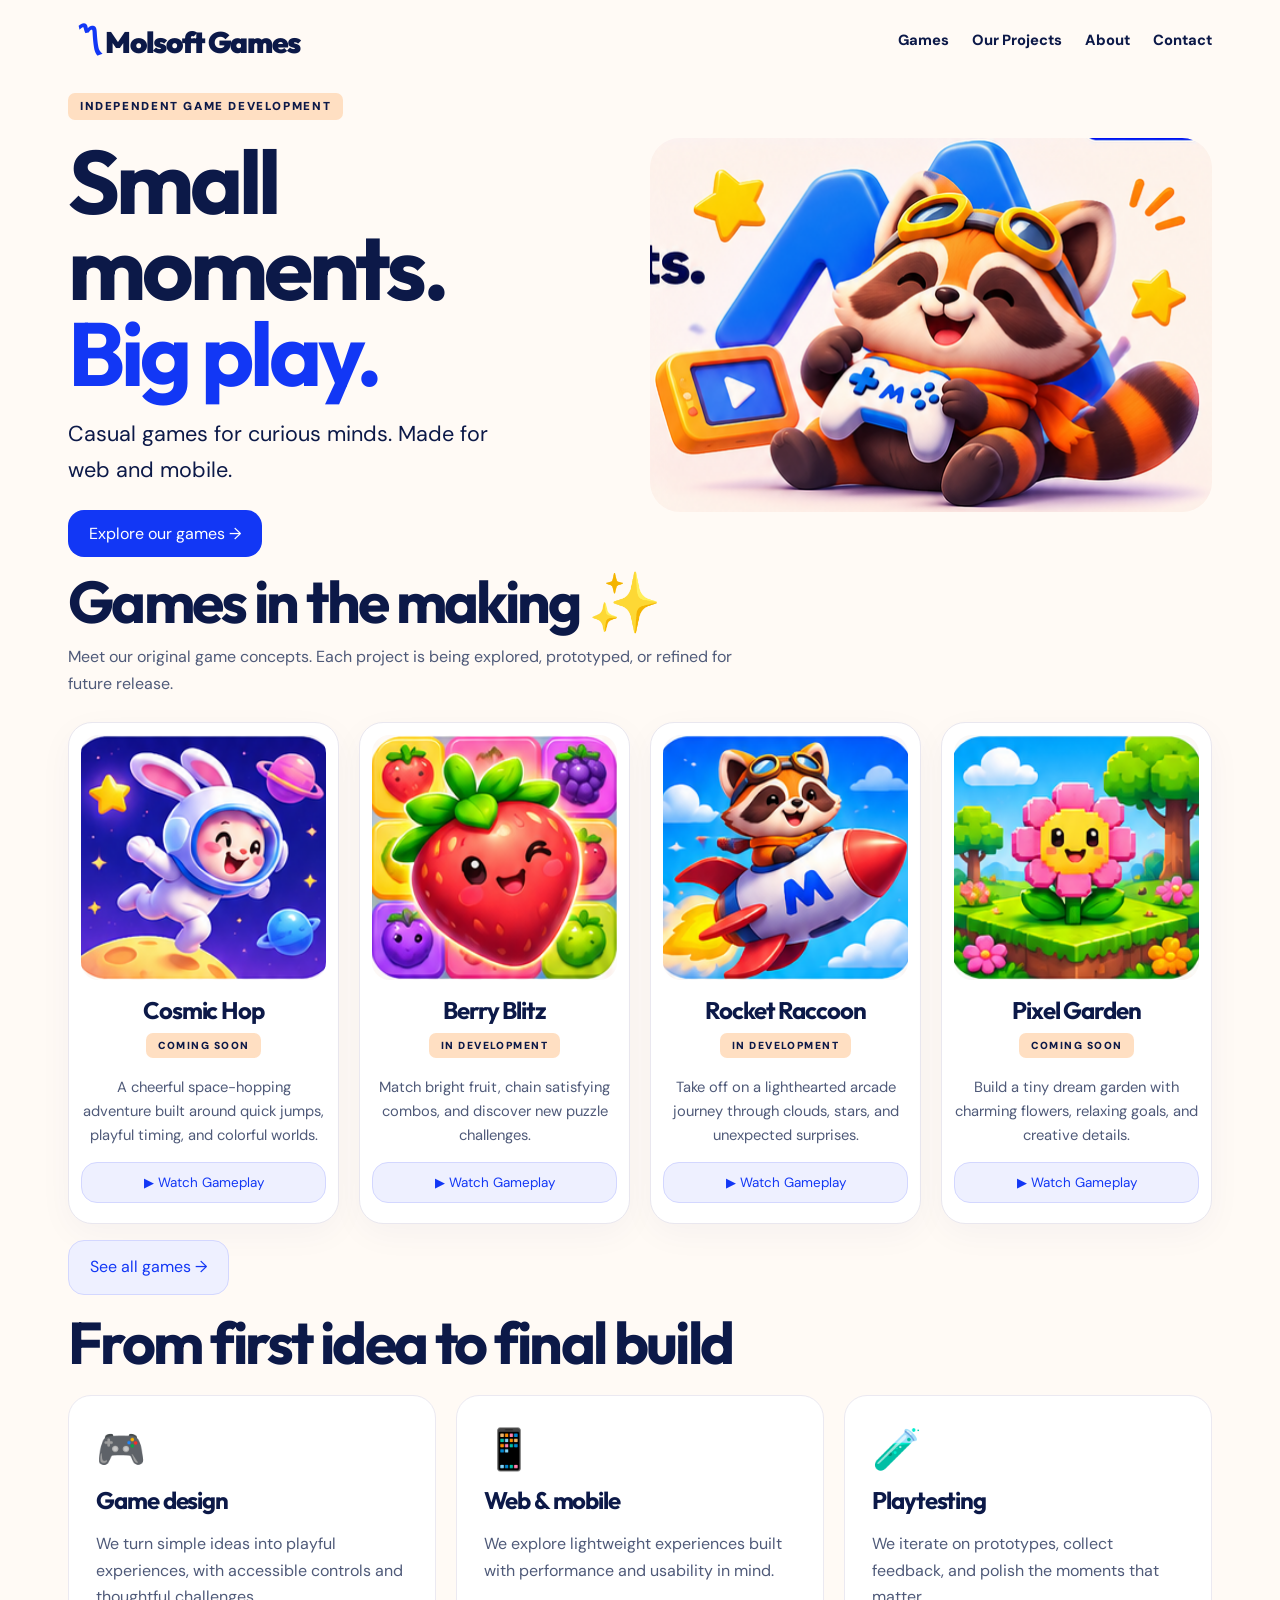
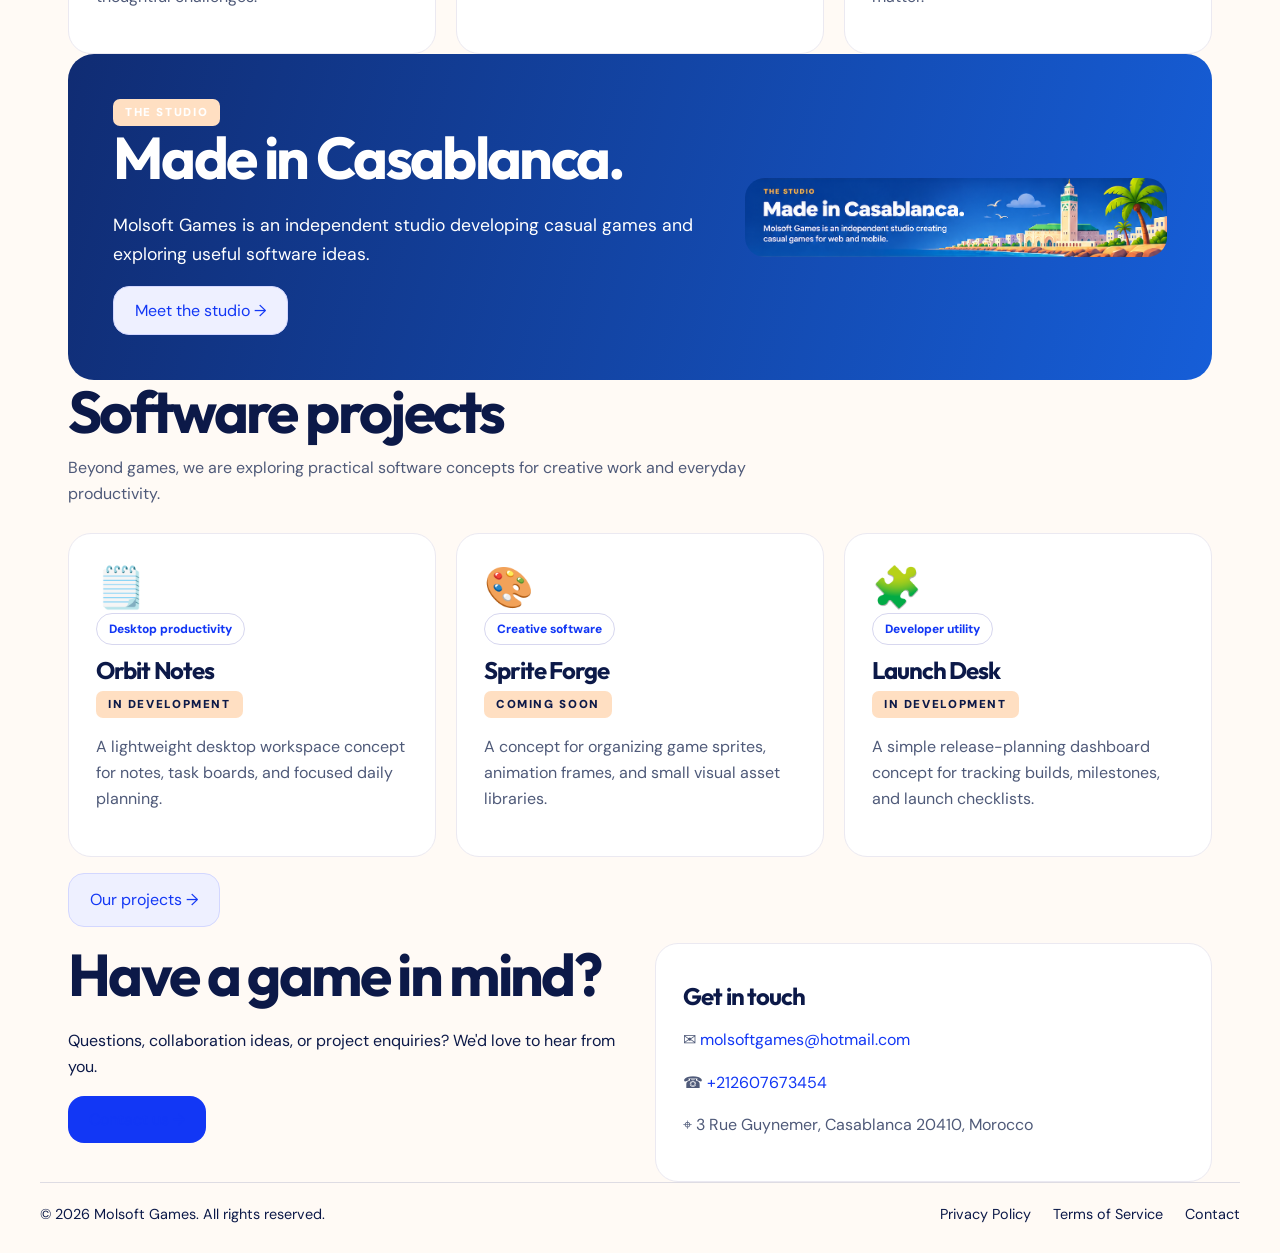
<file: index.html>
<!doctype html><html lang="en"><head><meta charset="utf-8"><meta name="viewport" content="width=device-width,initial-scale=1"><meta name="description" content="Molsoft Games is an independent Casablanca-based studio developing casual games and software projects."><title>Independent Game Studio | Molsoft Games</title><link rel="stylesheet" href="assets/style.css"></head><body><header class="container"><nav class="nav"><a class="brand" href="index.html"><b>〽</b> Molsoft Games</a><div class="links"><a href="games.html">Games</a><a href="projects.html">Our Projects</a><a href="about.html">About</a><a href="contact.html">Contact</a></div></nav></header><main><div class="container hero"><div><span class="eyebrow">Independent game development</span><h1>Small moments.<br><span class="blue">Big play.</span></h1><p>Casual games for curious minds. Made for web and mobile.</p><a class="btn" href="games.html">Explore our games →</a></div><img src="assets/hero.png" alt="Friendly cartoon raccoon game mascot"></div><section class="container" id="games"><h2>Games in the making ✨</h2><p class="sectionlead">Meet our original game concepts. Each project is being explored, prototyped, or refined for future release.</p><div class="grid4"><article class="game"><img src="assets/cosmic-hop.png" alt="Cosmic Hop game concept artwork" loading="lazy"><h3>Cosmic Hop</h3><span class="status">Coming Soon</span><p>A cheerful space-hopping adventure built around quick jumps, playful timing, and colorful worlds.</p><button class="btn light" data-game="cosmic-hop">▶ Watch Gameplay</button></article><article class="game"><img src="assets/berry-blitz.png" alt="Berry Blitz game concept artwork" loading="lazy"><h3>Berry Blitz</h3><span class="status">In Development</span><p>Match bright fruit, chain satisfying combos, and discover new puzzle challenges.</p><button class="btn light" data-game="berry-blitz">▶ Watch Gameplay</button></article><article class="game"><img src="assets/rocket-raccoon.png" alt="Rocket Raccoon game concept artwork" loading="lazy"><h3>Rocket Raccoon</h3><span class="status">In Development</span><p>Take off on a lighthearted arcade journey through clouds, stars, and unexpected surprises.</p><button class="btn light" data-game="rocket-raccoon">▶ Watch Gameplay</button></article><article class="game"><img src="assets/pixel-garden.png" alt="Pixel Garden game concept artwork" loading="lazy"><h3>Pixel Garden</h3><span class="status">Coming Soon</span><p>Build a tiny dream garden with charming flowers, relaxing goals, and creative details.</p><button class="btn light" data-game="pixel-garden">▶ Watch Gameplay</button></article></div><p><a class="btn light" href="games.html">See all games →</a></p></section><section class="container"><h2>From first idea to final build</h2><div class="grid3"><div class="panel"><div class="symbol">🎮</div><h3>Game design</h3><p>We turn simple ideas into playful experiences, with accessible controls and thoughtful challenges.</p></div><div class="panel"><div class="symbol">📱</div><h3>Web & mobile</h3><p>We explore lightweight experiences built with performance and usability in mind.</p></div><div class="panel"><div class="symbol">🧪</div><h3>Playtesting</h3><p>We iterate on prototypes, collect feedback, and polish the moments that matter.</p></div></div></section><section class="container"><div class="band"><div><span class="eyebrow">The studio</span><h2>Made in Casablanca.</h2><p>Molsoft Games is an independent studio developing casual games and exploring useful software ideas.</p><a class="btn light" href="about.html">Meet the studio →</a></div><img src="assets/casablanca.png" alt="Illustrated Casablanca coastal cityscape"></div></section><section class="container"><h2>Software projects</h2><p class="sectionlead">Beyond games, we are exploring practical software concepts for creative work and everyday productivity.</p><div class="grid3"><article class="panel"><div class="symbol">🗒️</div><span class="tag">Desktop productivity</span><h3>Orbit Notes</h3><span class="status">In Development</span><p>A lightweight desktop workspace concept for notes, task boards, and focused daily planning.</p></article><article class="panel"><div class="symbol">🎨</div><span class="tag">Creative software</span><h3>Sprite Forge</h3><span class="status">Coming Soon</span><p>A concept for organizing game sprites, animation frames, and small visual asset libraries.</p></article><article class="panel"><div class="symbol">🧩</div><span class="tag">Developer utility</span><h3>Launch Desk</h3><span class="status">In Development</span><p>A simple release-planning dashboard concept for tracking builds, milestones, and launch checklists.</p></article></div><p><a class="btn light" href="projects.html">Our projects →</a></p></section><section class="container contact"><div><h2>Have a game in mind?</h2><p>Questions, collaboration ideas, or project enquiries? We'd love to hear from you.</p><a class="btn" href="contact.html">Contact us →</a></div><div class="panel"><h3>Get in touch</h3><p>✉ <a href="mailto:molsoftgames@hotmail.com">molsoftgames@hotmail.com</a></p><p>☎ <a href="tel:+212607673454">+212607673454</a></p><p>⌖ 3 Rue Guynemer, Casablanca 20410, Morocco</p></div></section></main><footer class="container footer"><span>© 2026 Molsoft Games. All rights reserved.</span><div><a href="privacy.html">Privacy Policy</a><a href="terms.html">Terms of Service</a><a href="contact.html">Contact</a></div></footer><dialog id="gameDialog" class="video-dialog" aria-label="Gameplay preview"><button class="close video-close" type="button" aria-label="Close video">×</button><div class="video-frame"><video id="gameVideo" controls playsinline preload="metadata"></video></div><div class="video-caption" id="videoCaption">Gameplay preview</div></dialog><script src="assets/site.js"></script></body></html>
</file>
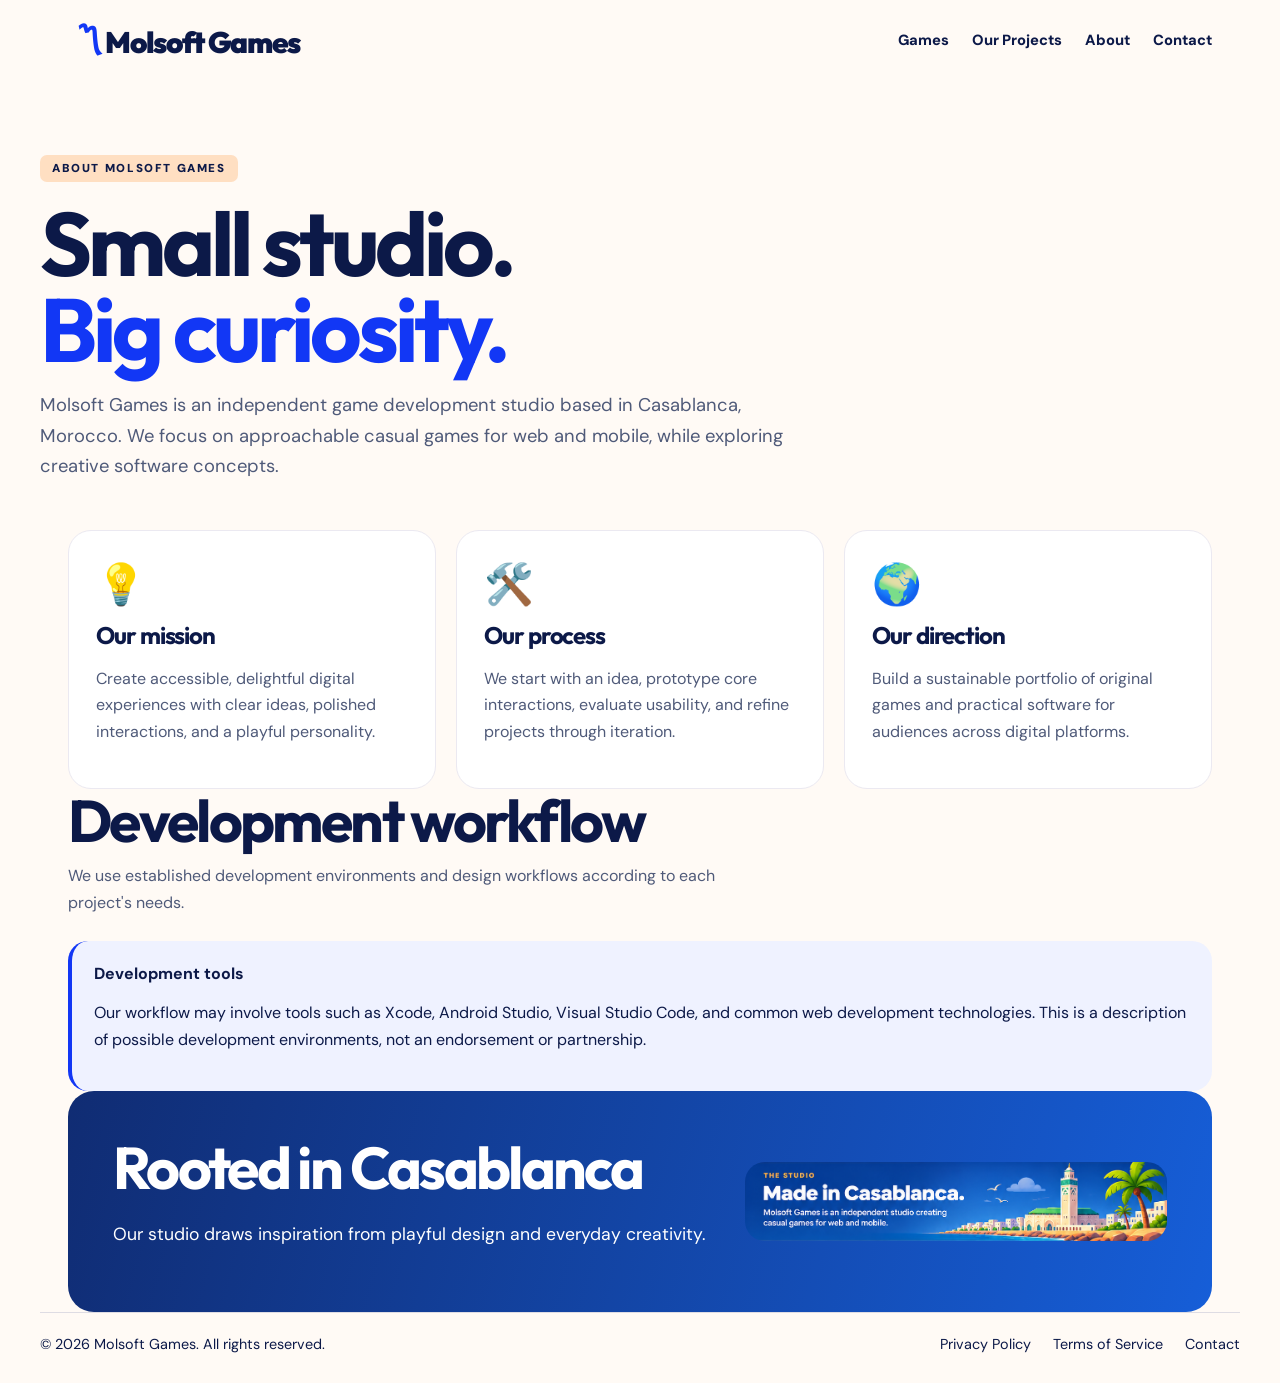
<file: about.html>
<!doctype html><html lang="en"><head><meta charset="utf-8"><meta name="viewport" content="width=device-width,initial-scale=1"><meta name="description" content="Molsoft Games is an independent Casablanca-based studio developing casual games and software projects."><title>About the Studio | Molsoft Games</title><link rel="stylesheet" href="assets/style.css"></head><body><header class="container"><nav class="nav"><a class="brand" href="index.html"><b>〽</b> Molsoft Games</a><div class="links"><a href="games.html">Games</a><a href="projects.html">Our Projects</a><a href="about.html">About</a><a href="contact.html">Contact</a></div></nav></header><main><section class="container pagehead"><span class="eyebrow">About Molsoft Games</span><h1>Small studio.<br><span class="blue">Big curiosity.</span></h1><p>Molsoft Games is an independent game development studio based in Casablanca, Morocco. We focus on approachable casual games for web and mobile, while exploring creative software concepts.</p></section><section class="container"><div class="grid3"><div class="panel"><div class="symbol">💡</div><h3>Our mission</h3><p>Create accessible, delightful digital experiences with clear ideas, polished interactions, and a playful personality.</p></div><div class="panel"><div class="symbol">🛠️</div><h3>Our process</h3><p>We start with an idea, prototype core interactions, evaluate usability, and refine projects through iteration.</p></div><div class="panel"><div class="symbol">🌍</div><h3>Our direction</h3><p>Build a sustainable portfolio of original games and practical software for audiences across digital platforms.</p></div></div></section><section class="container"><h2>Development workflow</h2><p class="sectionlead">We use established development environments and design workflows according to each project's needs.</p><div class="tools-note"><strong>Development tools</strong><p>Our workflow may involve tools such as Xcode, Android Studio, Visual Studio Code, and common web development technologies. This is a description of possible development environments, not an endorsement or partnership.</p></div></section><section class="container"><div class="band"><div><h2>Rooted in Casablanca</h2><p>Our studio draws inspiration from playful design and everyday creativity.</p></div><img src="assets/casablanca.png" alt="Casablanca illustration"></div></section></main><footer class="container footer"><span>© 2026 Molsoft Games. All rights reserved.</span><div><a href="privacy.html">Privacy Policy</a><a href="terms.html">Terms of Service</a><a href="contact.html">Contact</a></div></footer><dialog id="gameDialog"><button class="close" onclick="document.getElementById('gameDialog').close()" aria-label="Close">×</button><h2 style="font-size:2rem">Gameplay coming soon</h2><p>This title is in development. A gameplay preview will appear here once available.</p></dialog><script src="assets/site.js"></script></body></html>
</file>
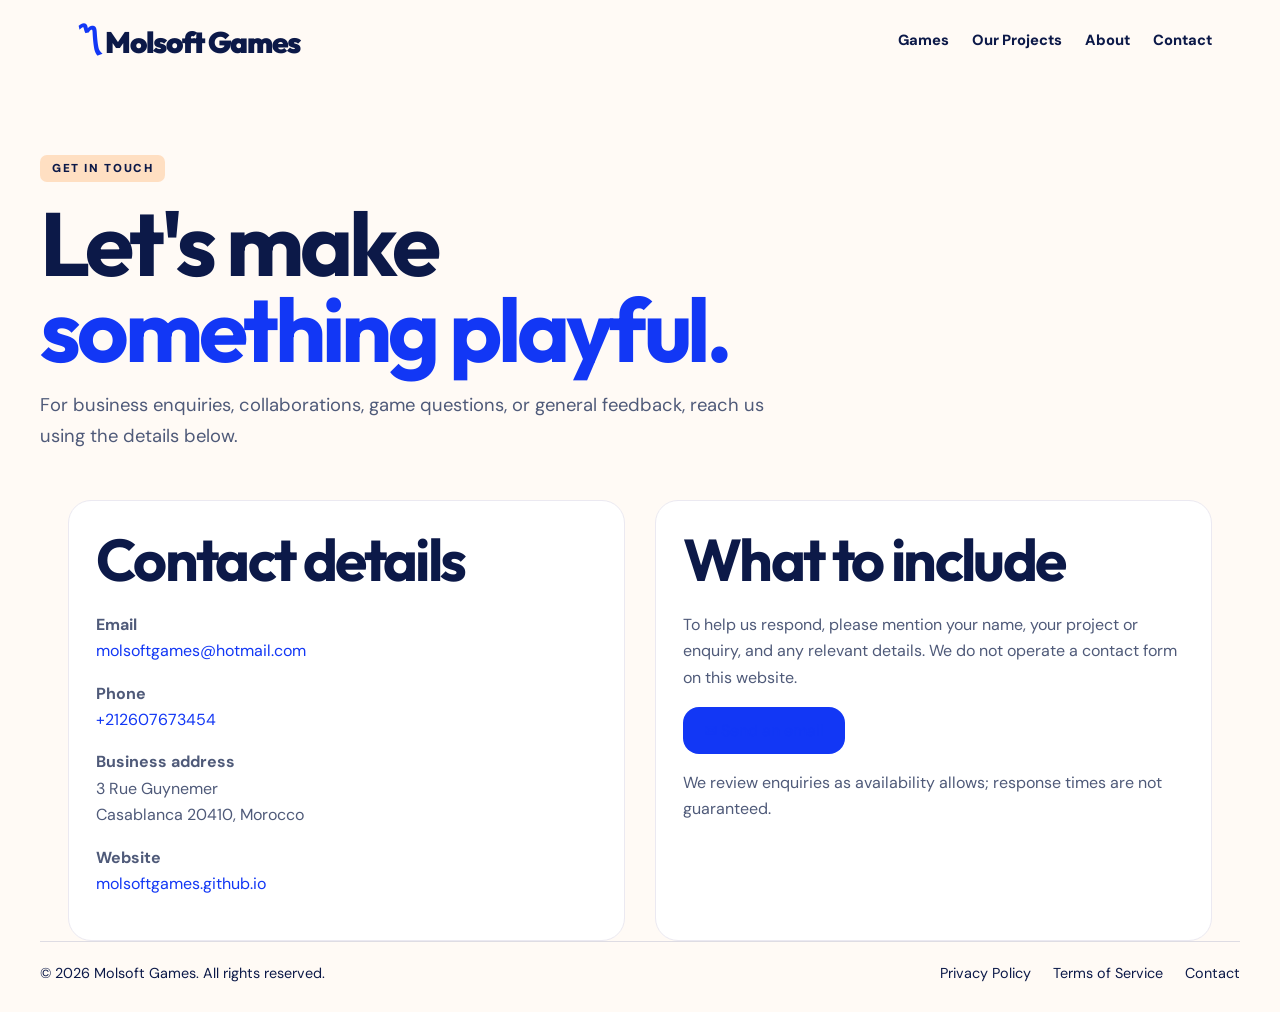
<file: contact.html>
<!doctype html><html lang="en"><head><meta charset="utf-8"><meta name="viewport" content="width=device-width,initial-scale=1"><meta name="description" content="Molsoft Games is an independent Casablanca-based studio developing casual games and software projects."><title>Contact | Molsoft Games</title><link rel="stylesheet" href="assets/style.css"></head><body><header class="container"><nav class="nav"><a class="brand" href="index.html"><b>〽</b> Molsoft Games</a><div class="links"><a href="games.html">Games</a><a href="projects.html">Our Projects</a><a href="about.html">About</a><a href="contact.html">Contact</a></div></nav></header><main><section class="container pagehead"><span class="eyebrow">Get in touch</span><h1>Let's make<br><span class="blue">something playful.</span></h1><p>For business enquiries, collaborations, game questions, or general feedback, reach us using the details below.</p></section><section class="container contact"><div class="panel"><h2>Contact details</h2><p><strong>Email</strong><br><a href="mailto:molsoftgames@hotmail.com">molsoftgames@hotmail.com</a></p><p><strong>Phone</strong><br><a href="tel:+212607673454">+212607673454</a></p><p><strong>Business address</strong><br>3 Rue Guynemer<br>Casablanca 20410, Morocco</p><p><strong>Website</strong><br><a href="https://molsoftgames.github.io/">molsoftgames.github.io</a></p></div><div class="panel"><h2>What to include</h2><p>To help us respond, please mention your name, your project or enquiry, and any relevant details. We do not operate a contact form on this website.</p><a class="btn" href="mailto:molsoftgames@hotmail.com?subject=Molsoft%20Games%20Enquiry">✉ Send an email</a><p>We review enquiries as availability allows; response times are not guaranteed.</p></div></section></main><footer class="container footer"><span>© 2026 Molsoft Games. All rights reserved.</span><div><a href="privacy.html">Privacy Policy</a><a href="terms.html">Terms of Service</a><a href="contact.html">Contact</a></div></footer><dialog id="gameDialog"><button class="close" onclick="document.getElementById('gameDialog').close()" aria-label="Close">×</button><h2 style="font-size:2rem">Gameplay coming soon</h2><p>This title is in development. A gameplay preview will appear here once available.</p></dialog><script src="assets/site.js"></script></body></html>
</file>
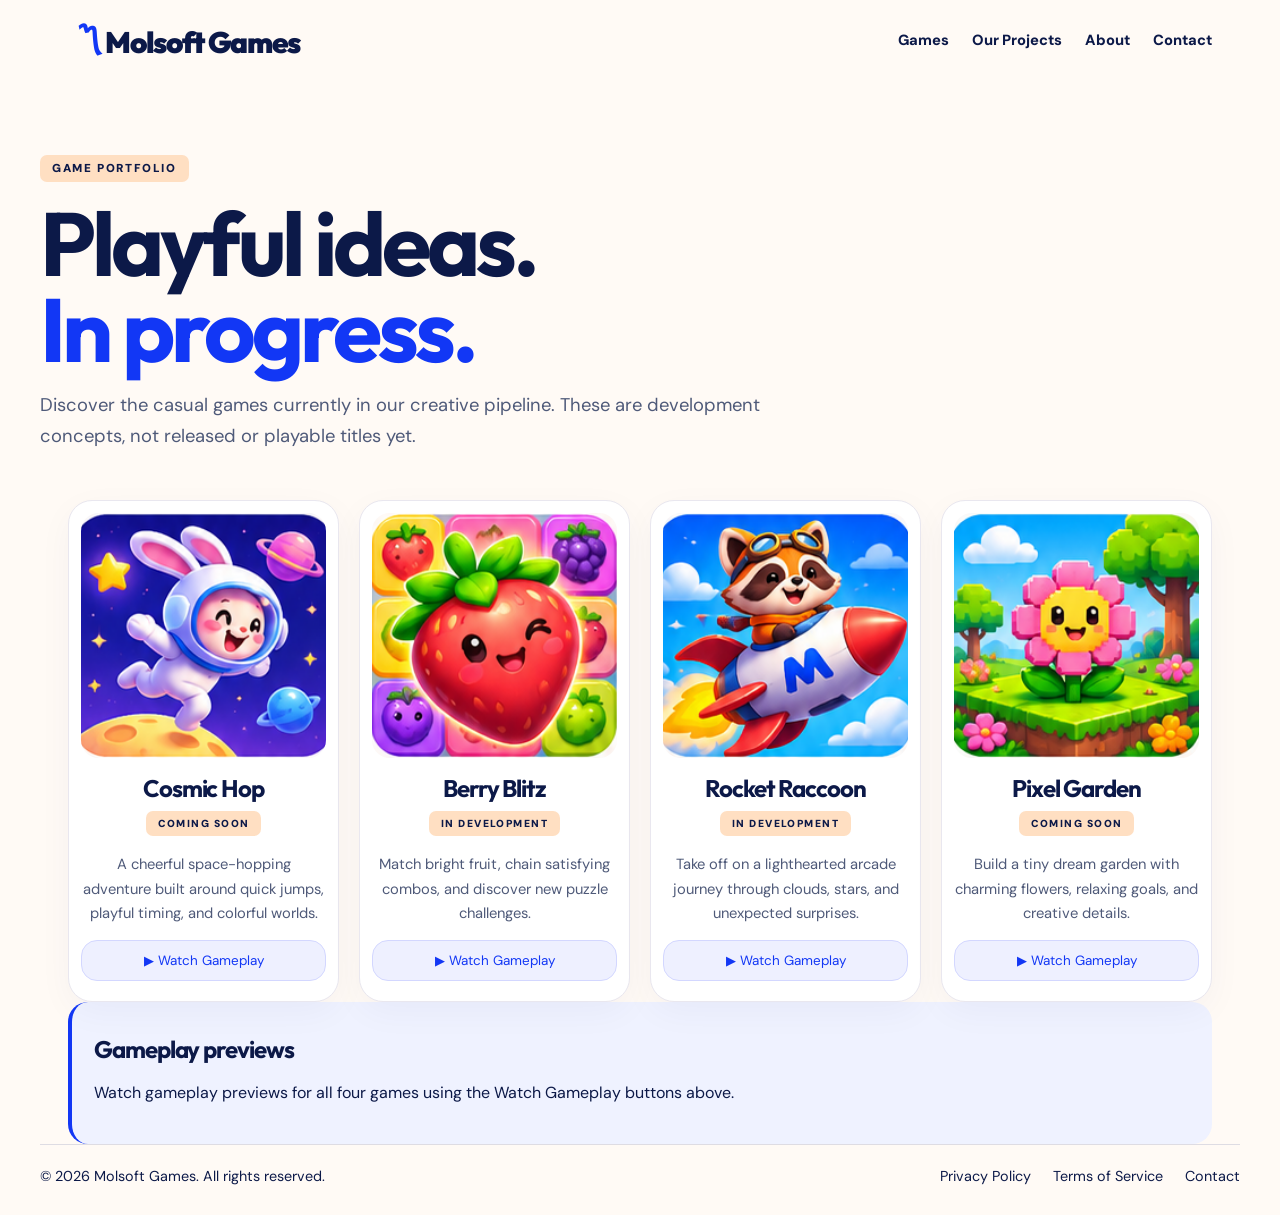
<file: games.html>
<!doctype html><html lang="en"><head><meta charset="utf-8"><meta name="viewport" content="width=device-width,initial-scale=1"><meta name="description" content="Molsoft Games is an independent Casablanca-based studio developing casual games and software projects."><title>Games | Molsoft Games</title><link rel="stylesheet" href="assets/style.css"></head><body><header class="container"><nav class="nav"><a class="brand" href="index.html"><b>〽</b> Molsoft Games</a><div class="links"><a href="games.html">Games</a><a href="projects.html">Our Projects</a><a href="about.html">About</a><a href="contact.html">Contact</a></div></nav></header><main><section class="container pagehead"><span class="eyebrow">Game portfolio</span><h1>Playful ideas.<br><span class="blue">In progress.</span></h1><p>Discover the casual games currently in our creative pipeline. These are development concepts, not released or playable titles yet.</p></section><section class="container"><div class="grid4"><article class="game"><img src="assets/cosmic-hop.png" alt="Cosmic Hop game concept artwork" loading="lazy"><h3>Cosmic Hop</h3><span class="status">Coming Soon</span><p>A cheerful space-hopping adventure built around quick jumps, playful timing, and colorful worlds.</p><button class="btn light" data-game="cosmic-hop">▶ Watch Gameplay</button></article><article class="game"><img src="assets/berry-blitz.png" alt="Berry Blitz game concept artwork" loading="lazy"><h3>Berry Blitz</h3><span class="status">In Development</span><p>Match bright fruit, chain satisfying combos, and discover new puzzle challenges.</p><button class="btn light" data-game="berry-blitz">▶ Watch Gameplay</button></article><article class="game"><img src="assets/rocket-raccoon.png" alt="Rocket Raccoon game concept artwork" loading="lazy"><h3>Rocket Raccoon</h3><span class="status">In Development</span><p>Take off on a lighthearted arcade journey through clouds, stars, and unexpected surprises.</p><button class="btn light" data-game="rocket-raccoon">▶ Watch Gameplay</button></article><article class="game"><img src="assets/pixel-garden.png" alt="Pixel Garden game concept artwork" loading="lazy"><h3>Pixel Garden</h3><span class="status">Coming Soon</span><p>Build a tiny dream garden with charming flowers, relaxing goals, and creative details.</p><button class="btn light" data-game="pixel-garden">▶ Watch Gameplay</button></article></div></section><section class="container"><div class="tools-note"><h3>Gameplay previews</h3><p>Watch gameplay previews for all four games using the Watch Gameplay buttons above.</p></div></section></main><footer class="container footer"><span>© 2026 Molsoft Games. All rights reserved.</span><div><a href="privacy.html">Privacy Policy</a><a href="terms.html">Terms of Service</a><a href="contact.html">Contact</a></div></footer><dialog id="gameDialog" class="video-dialog" aria-label="Gameplay preview"><button class="close video-close" type="button" aria-label="Close video">×</button><div class="video-frame"><video id="gameVideo" controls playsinline preload="metadata"></video></div><div class="video-caption" id="videoCaption">Gameplay preview</div></dialog><script src="assets/site.js"></script></body></html>
</file>
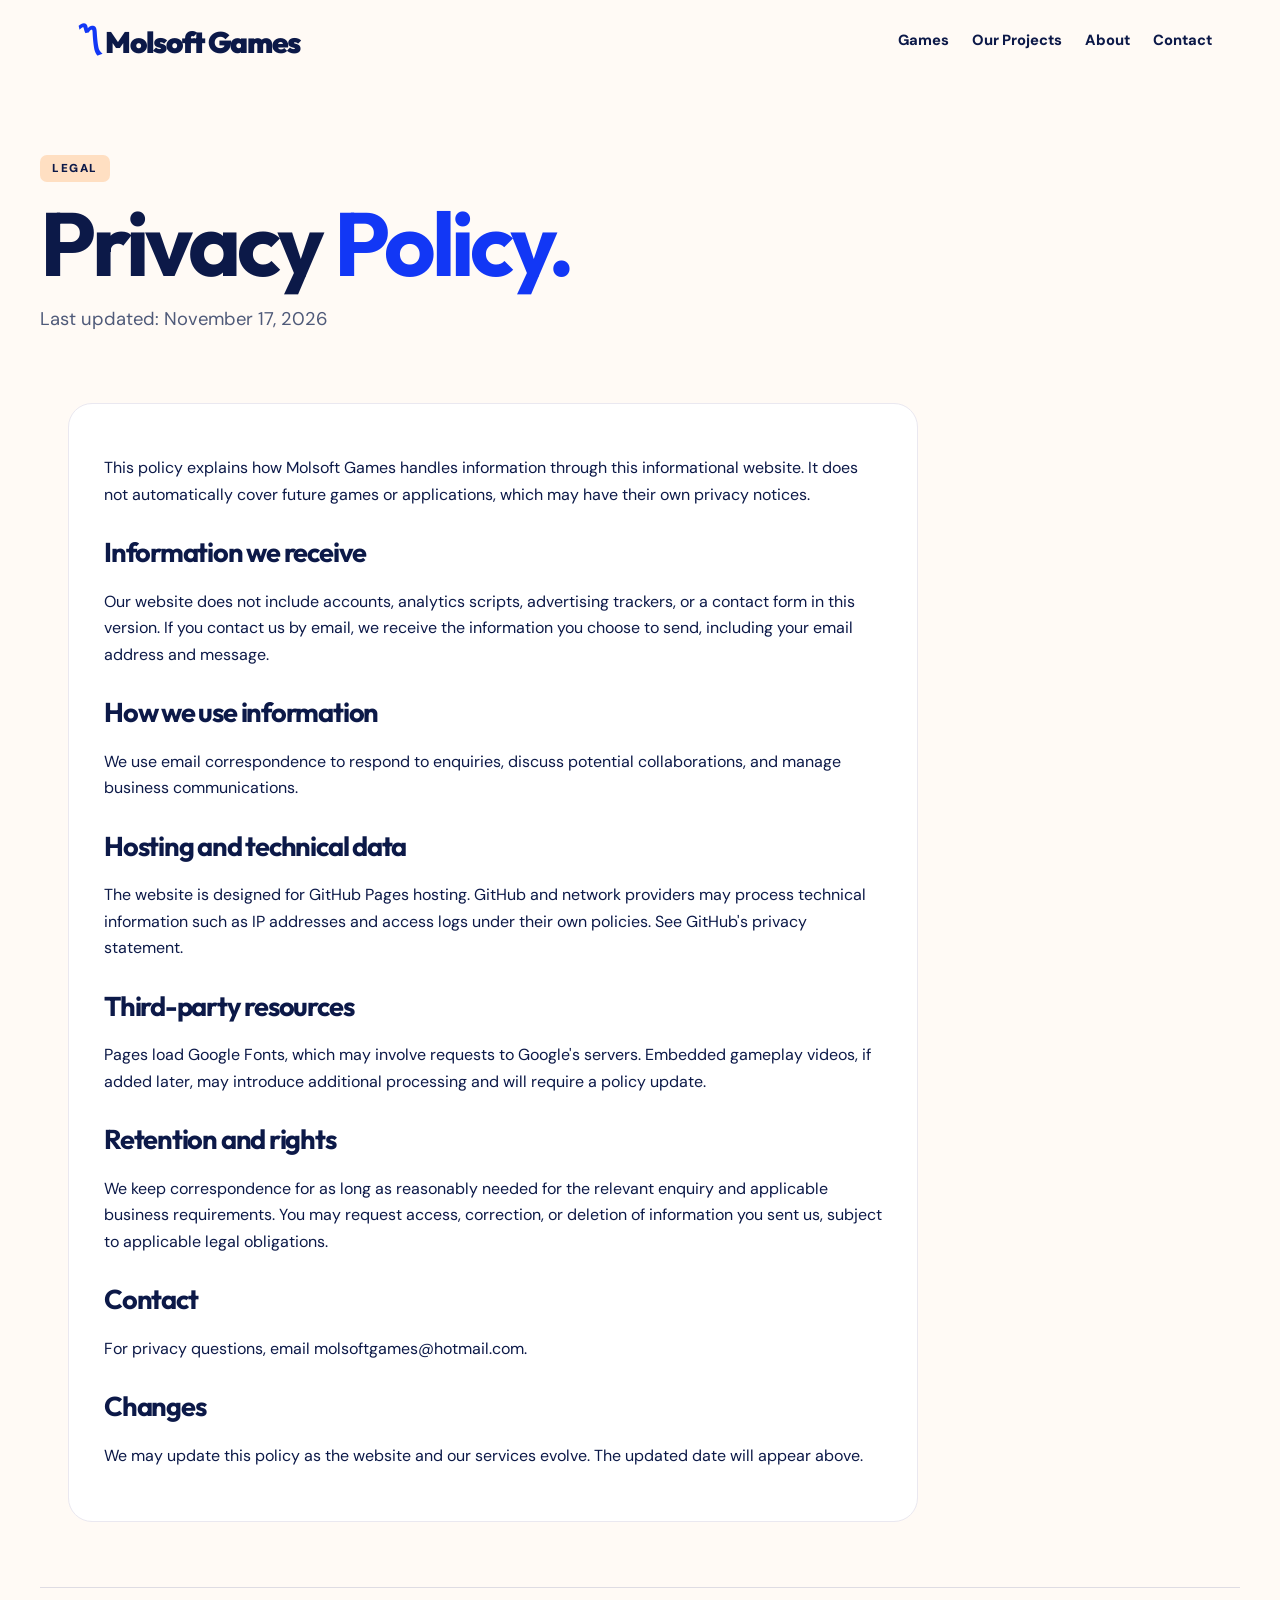
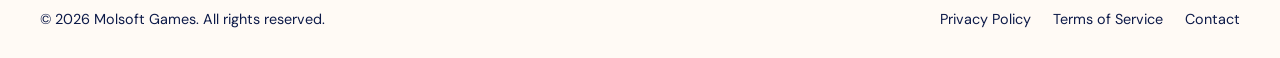
<file: privacy.html>
<!doctype html><html lang="en"><head><meta charset="utf-8"><meta name="viewport" content="width=device-width,initial-scale=1"><meta name="description" content="Molsoft Games is an independent Casablanca-based studio developing casual games and software projects."><title>Privacy Policy | Molsoft Games</title><link rel="stylesheet" href="assets/style.css"></head><body><header class="container"><nav class="nav"><a class="brand" href="index.html"><b>〽</b> Molsoft Games</a><div class="links"><a href="games.html">Games</a><a href="projects.html">Our Projects</a><a href="about.html">About</a><a href="contact.html">Contact</a></div></nav></header><main><section class="container pagehead"><span class="eyebrow">Legal</span><h1>Privacy <span class="blue">Policy.</span></h1><p>Last updated: November 17, 2026</p></section><article class="container"><div class="prose"><p>This policy explains how Molsoft Games handles information through this informational website. It does not automatically cover future games or applications, which may have their own privacy notices.</p><h2>Information we receive</h2><p>Our website does not include accounts, analytics scripts, advertising trackers, or a contact form in this version. If you contact us by email, we receive the information you choose to send, including your email address and message.</p><h2>How we use information</h2><p>We use email correspondence to respond to enquiries, discuss potential collaborations, and manage business communications.</p><h2>Hosting and technical data</h2><p>The website is designed for GitHub Pages hosting. GitHub and network providers may process technical information such as IP addresses and access logs under their own policies. See <a href="https://docs.github.com/en/site-policy/privacy-policies/github-general-privacy-statement">GitHub's privacy statement</a>.</p><h2>Third-party resources</h2><p>Pages load Google Fonts, which may involve requests to Google's servers. Embedded gameplay videos, if added later, may introduce additional processing and will require a policy update.</p><h2>Retention and rights</h2><p>We keep correspondence for as long as reasonably needed for the relevant enquiry and applicable business requirements. You may request access, correction, or deletion of information you sent us, subject to applicable legal obligations.</p><h2>Contact</h2><p>For privacy questions, email <a href="mailto:molsoftgames@hotmail.com">molsoftgames@hotmail.com</a>.</p><h2>Changes</h2><p>We may update this policy as the website and our services evolve. The updated date will appear above.</p></div></article></main><footer class="container footer"><span>© 2026 Molsoft Games. All rights reserved.</span><div><a href="privacy.html">Privacy Policy</a><a href="terms.html">Terms of Service</a><a href="contact.html">Contact</a></div></footer><dialog id="gameDialog"><button class="close" onclick="document.getElementById('gameDialog').close()" aria-label="Close">×</button><h2 style="font-size:2rem">Gameplay coming soon</h2><p>This title is in development. A gameplay preview will appear here once available.</p></dialog><script src="assets/site.js"></script></body></html>
</file>
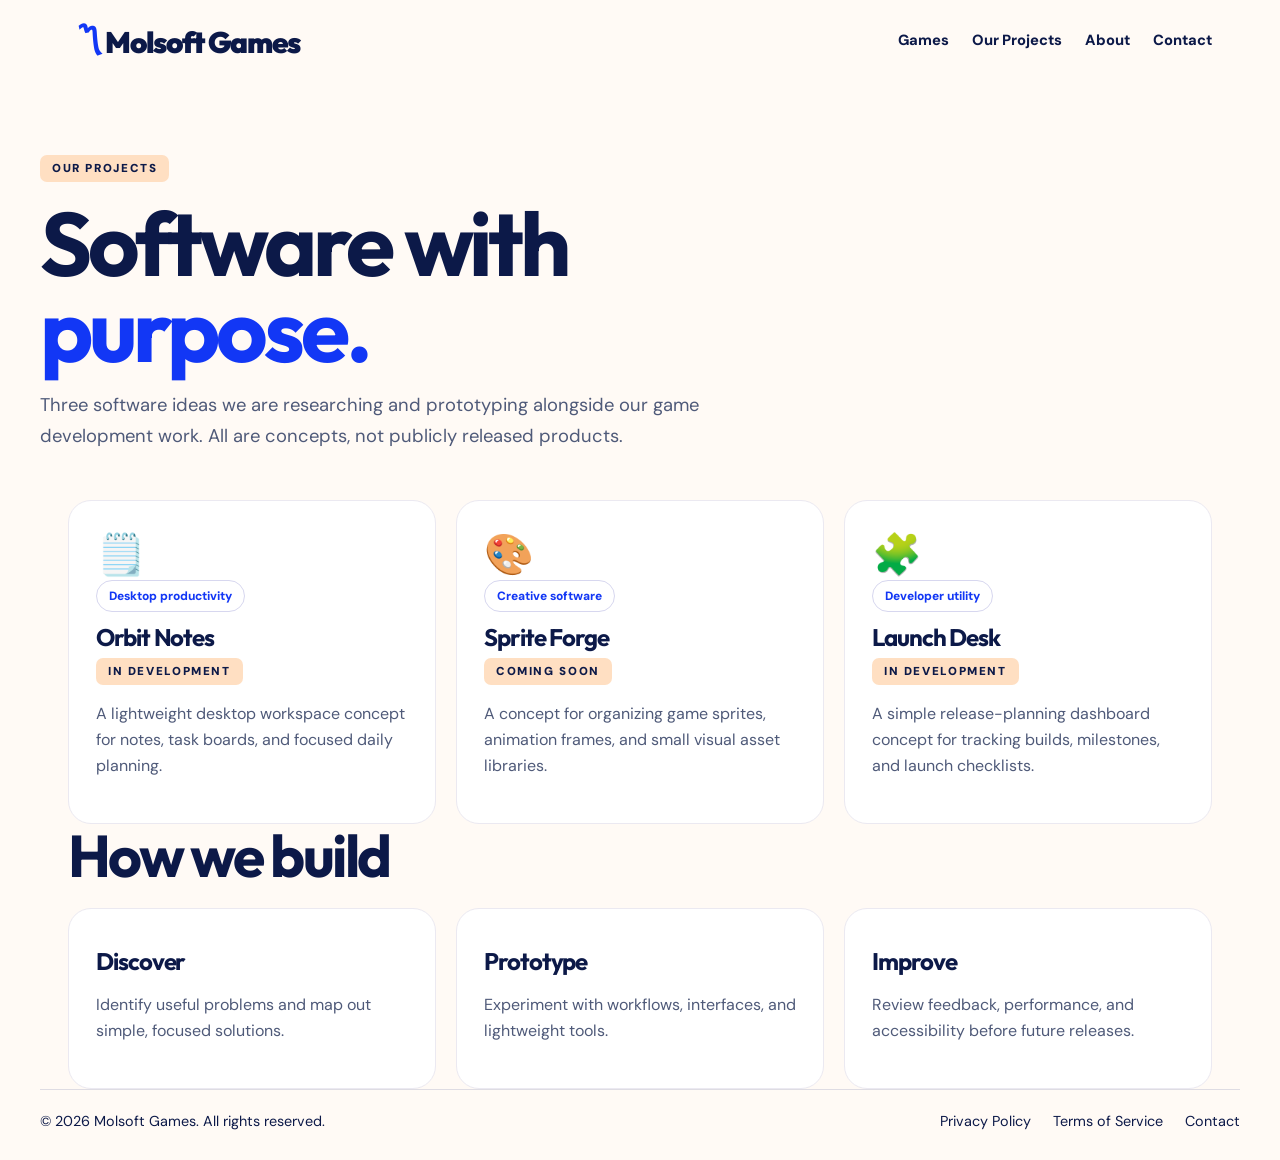
<file: projects.html>
<!doctype html><html lang="en"><head><meta charset="utf-8"><meta name="viewport" content="width=device-width,initial-scale=1"><meta name="description" content="Molsoft Games is an independent Casablanca-based studio developing casual games and software projects."><title>Software Projects | Molsoft Games</title><link rel="stylesheet" href="assets/style.css"></head><body><header class="container"><nav class="nav"><a class="brand" href="index.html"><b>〽</b> Molsoft Games</a><div class="links"><a href="games.html">Games</a><a href="projects.html">Our Projects</a><a href="about.html">About</a><a href="contact.html">Contact</a></div></nav></header><main><section class="container pagehead"><span class="eyebrow">Our projects</span><h1>Software with<br><span class="blue">purpose.</span></h1><p>Three software ideas we are researching and prototyping alongside our game development work. All are concepts, not publicly released products.</p></section><section class="container"><div class="grid3"><article class="panel"><div class="symbol">🗒️</div><span class="tag">Desktop productivity</span><h3>Orbit Notes</h3><span class="status">In Development</span><p>A lightweight desktop workspace concept for notes, task boards, and focused daily planning.</p></article><article class="panel"><div class="symbol">🎨</div><span class="tag">Creative software</span><h3>Sprite Forge</h3><span class="status">Coming Soon</span><p>A concept for organizing game sprites, animation frames, and small visual asset libraries.</p></article><article class="panel"><div class="symbol">🧩</div><span class="tag">Developer utility</span><h3>Launch Desk</h3><span class="status">In Development</span><p>A simple release-planning dashboard concept for tracking builds, milestones, and launch checklists.</p></article></div></section><section class="container"><h2>How we build</h2><div class="grid3"><div class="panel"><h3>Discover</h3><p>Identify useful problems and map out simple, focused solutions.</p></div><div class="panel"><h3>Prototype</h3><p>Experiment with workflows, interfaces, and lightweight tools.</p></div><div class="panel"><h3>Improve</h3><p>Review feedback, performance, and accessibility before future releases.</p></div></div></section></main><footer class="container footer"><span>© 2026 Molsoft Games. All rights reserved.</span><div><a href="privacy.html">Privacy Policy</a><a href="terms.html">Terms of Service</a><a href="contact.html">Contact</a></div></footer><dialog id="gameDialog"><button class="close" onclick="document.getElementById('gameDialog').close()" aria-label="Close">×</button><h2 style="font-size:2rem">Gameplay coming soon</h2><p>This title is in development. A gameplay preview will appear here once available.</p></dialog><script src="assets/site.js"></script></body></html>
</file>
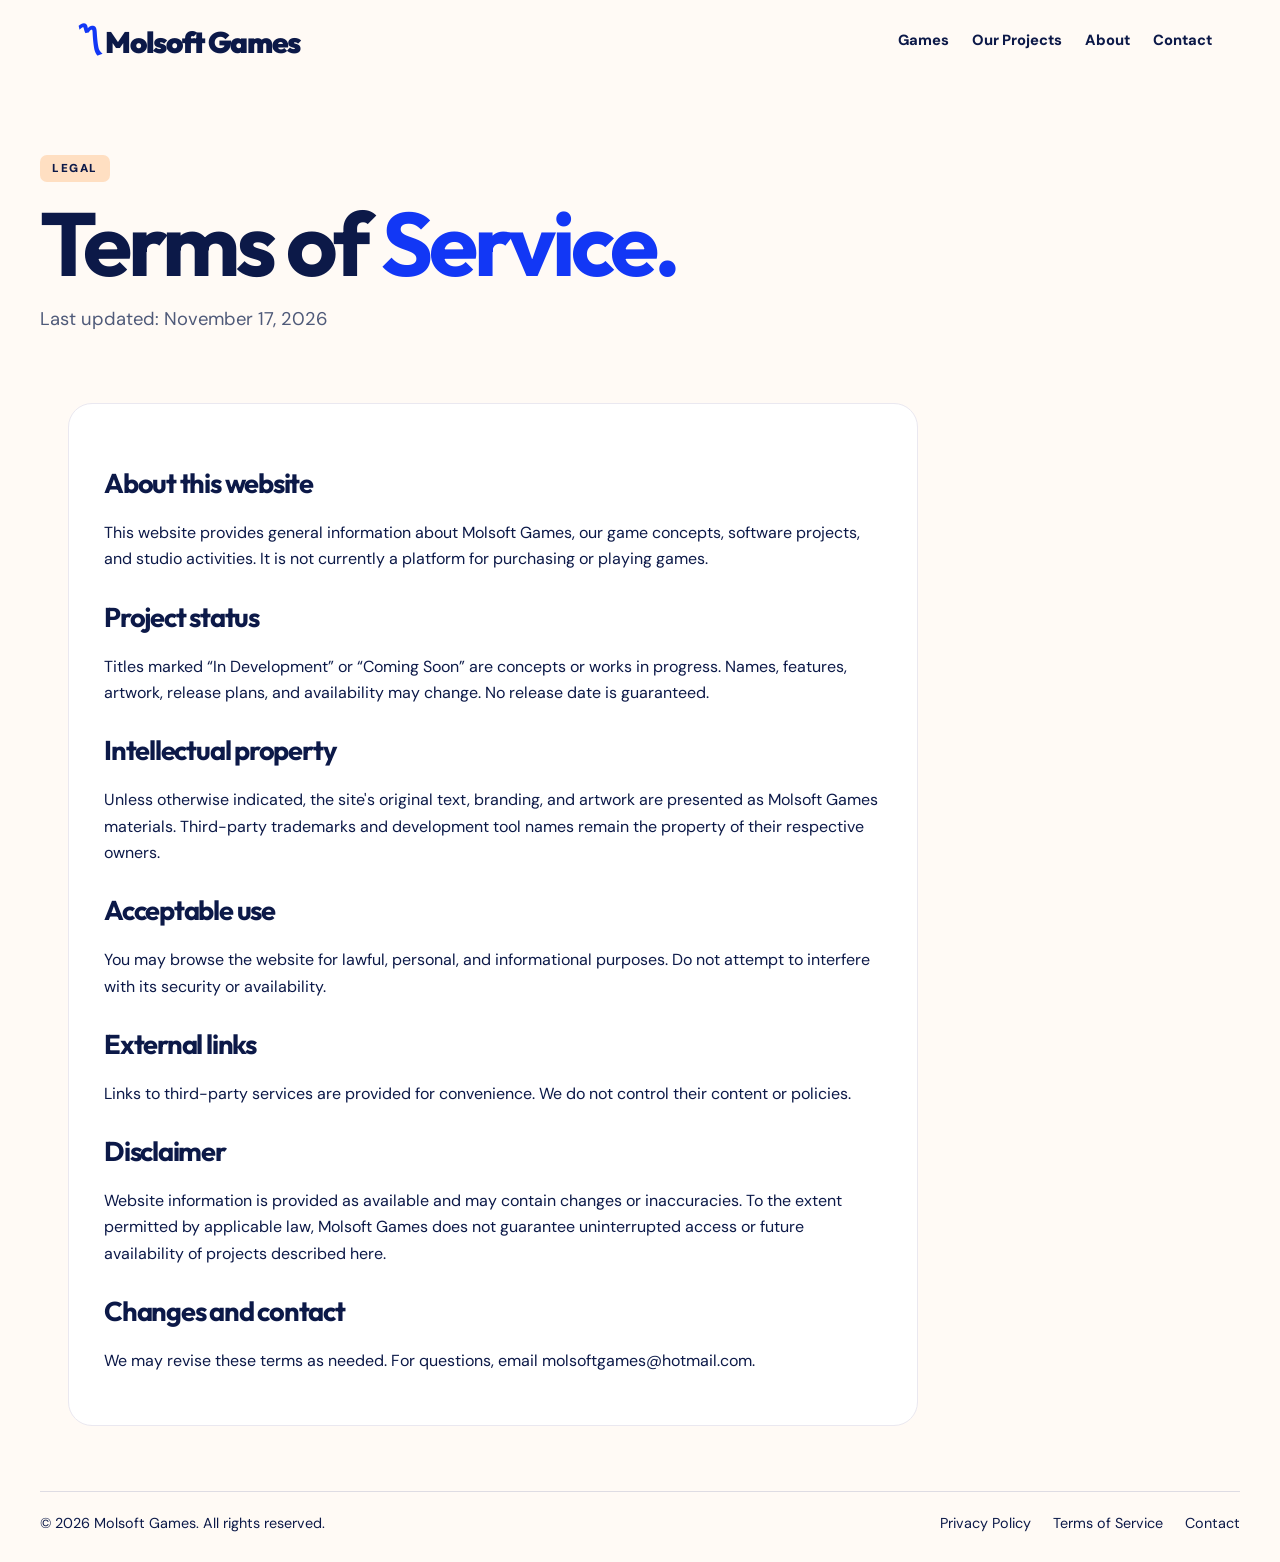
<file: terms.html>
<!doctype html><html lang="en"><head><meta charset="utf-8"><meta name="viewport" content="width=device-width,initial-scale=1"><meta name="description" content="Molsoft Games is an independent Casablanca-based studio developing casual games and software projects."><title>Terms of Service | Molsoft Games</title><link rel="stylesheet" href="assets/style.css"></head><body><header class="container"><nav class="nav"><a class="brand" href="index.html"><b>〽</b> Molsoft Games</a><div class="links"><a href="games.html">Games</a><a href="projects.html">Our Projects</a><a href="about.html">About</a><a href="contact.html">Contact</a></div></nav></header><main><section class="container pagehead"><span class="eyebrow">Legal</span><h1>Terms of <span class="blue">Service.</span></h1><p>Last updated: November 17, 2026</p></section><article class="container"><div class="prose"><h2>About this website</h2><p>This website provides general information about Molsoft Games, our game concepts, software projects, and studio activities. It is not currently a platform for purchasing or playing games.</p><h2>Project status</h2><p>Titles marked “In Development” or “Coming Soon” are concepts or works in progress. Names, features, artwork, release plans, and availability may change. No release date is guaranteed.</p><h2>Intellectual property</h2><p>Unless otherwise indicated, the site's original text, branding, and artwork are presented as Molsoft Games materials. Third-party trademarks and development tool names remain the property of their respective owners.</p><h2>Acceptable use</h2><p>You may browse the website for lawful, personal, and informational purposes. Do not attempt to interfere with its security or availability.</p><h2>External links</h2><p>Links to third-party services are provided for convenience. We do not control their content or policies.</p><h2>Disclaimer</h2><p>Website information is provided as available and may contain changes or inaccuracies. To the extent permitted by applicable law, Molsoft Games does not guarantee uninterrupted access or future availability of projects described here.</p><h2>Changes and contact</h2><p>We may revise these terms as needed. For questions, email <a href="mailto:molsoftgames@hotmail.com">molsoftgames@hotmail.com</a>.</p></div></article></main><footer class="container footer"><span>© 2026 Molsoft Games. All rights reserved.</span><div><a href="privacy.html">Privacy Policy</a><a href="terms.html">Terms of Service</a><a href="contact.html">Contact</a></div></footer><dialog id="gameDialog"><button class="close" onclick="document.getElementById('gameDialog').close()" aria-label="Close">×</button><h2 style="font-size:2rem">Gameplay coming soon</h2><p>This title is in development. A gameplay preview will appear here once available.</p></dialog><script src="assets/site.js"></script></body></html>
</file>
<file: assets/style.css>
@import url('https://fonts.googleapis.com/css2?family=DM+Sans:wght@400;500;600;700;800&family=Outfit:wght@400;500;600;700;800;900&display=swap');
:root{--blue:#1237f5;--navy:#0c1948;--cream:#fffaf5;--orange:#ff9c47;--muted:#4f5a79}*{box-sizing:border-box}html{scroll-behavior:smooth}body{margin:0;background:var(--cream);color:var(--navy);font-family:'DM Sans',sans-serif}h1,h2,h3,.brand{font-family:Outfit,sans-serif;letter-spacing:-.045em}h1{font-size:clamp(3.5rem,7vw,6.6rem);line-height:.96;margin:18px 0}h2{font-size:clamp(2.2rem,4.6vw,4rem);line-height:1.06;margin:0 0 22px}h3{font-size:1.5rem;margin:10px 0 6px}p{line-height:1.65}a{color:inherit;text-decoration:none}.container{max-width:1200px;margin:auto;padding:0 28px}.nav{display:flex;align-items:center;justify-content:space-between;gap:25px;padding:18px 0}.brand{font-size:1.85rem;font-weight:900;white-space:nowrap}.brand b{color:var(--blue);font-size:2.2rem;font-style:italic}.links{display:flex;align-items:center;gap:23px;flex-wrap:wrap}.links a{font-weight:800;font-size:.92rem}.links a:hover,.footer a:hover{color:var(--blue)}.btn{display:inline-flex;align-items:center;justify-content:center;gap:8px;padding:13px 21px;border-radius:16px;background:var(--blue);color:white;font-weight:800;border:0;cursor:pointer;font:inherit}.btn:hover{transform:translateY(-2px);box-shadow:0 10px 20px #1237f52a}.btn.light{background:#eef0ff;color:var(--blue);border:1px solid #d3d7ff}.hero{display:grid;grid-template-columns:1fr 1fr;align-items:center;min-height:490px;gap:20px}.hero img{width:100%;border-radius:30px;mix-blend-mode:multiply}.eyebrow,.status{display:inline-block;background:#ffdfc2;padding:6px 12px;border-radius:7px;font-weight:900;text-transform:uppercase;letter-spacing:.14em;font-size:.72rem}.hero p{font-size:1.35rem;max-width:460px}.blue{color:var(--blue)}section{padding:56px 0}.sectionlead{max-width:700px;color:var(--muted);margin-top:-10px;margin-bottom:25px}.grid4{display:grid;grid-template-columns:repeat(4,1fr);gap:20px}.game{background:white;border-radius:24px;padding:12px 12px 20px;text-align:center;border:1px solid #e9e7ef;box-shadow:0 10px 35px #14245a0a;transition:transform .2s}.game:hover{transform:translateY(-6px)}.game img{width:100%;aspect-ratio:1;object-fit:cover;border-radius:18px}.game p{font-size:.92rem;color:var(--muted);min-height:72px}.game .status{margin:2px 0;font-size:.64rem}.game .btn{font-size:.84rem;padding:11px 12px;width:100%}.grid3{display:grid;grid-template-columns:repeat(3,1fr);gap:20px}.panel{background:white;padding:27px;border-radius:23px;border:1px solid #ebe9f1}.panel .symbol{font-size:2.5rem}.panel p{color:var(--muted)}.band{background:linear-gradient(105deg,#102c73,#165ed8);color:white;border-radius:26px;padding:45px;display:grid;grid-template-columns:1.2fr .8fr;align-items:center;overflow:hidden}.band img{width:100%;border-radius:20px}.band p{font-size:1.1rem}.contact{display:grid;grid-template-columns:1fr 1fr;gap:30px}.contact a{color:var(--blue);overflow-wrap:anywhere}.footer{border-top:1px solid #dedce3;padding:22px 0 30px;display:flex;justify-content:space-between;gap:20px;flex-wrap:wrap;font-size:.9rem}.footer div{display:flex;gap:22px}.pagehead{padding:75px 0 30px}.pagehead p{font-size:1.15rem;max-width:760px;color:var(--muted)}.prose{max-width:850px;background:white;border:1px solid #eae8f0;border-radius:24px;padding:35px;margin:20px 0 65px}.prose h2{font-size:1.7rem;margin-top:30px}.prose li{margin-bottom:10px;line-height:1.6}.tag{display:inline-block;border:1px solid #d7d7ef;border-radius:40px;padding:7px 12px;color:var(--blue);font-weight:800;font-size:.75rem}.tools-note{background:#eff2ff;padding:22px;border-radius:20px;border-left:4px solid var(--blue)}dialog{border:0;border-radius:25px;padding:30px;max-width:500px;width:90%;box-shadow:0 30px 100px #111b4a70}dialog::backdrop{background:#09183cb0}.close{float:right;border:0;background:#eef0ff;border-radius:50%;font-size:20px;width:35px;height:35px;cursor:pointer}.menu{display:none}@media(max-width:900px){.grid4{grid-template-columns:repeat(2,1fr)}.grid3{grid-template-columns:1fr 1fr}.links{gap:12px}.hero{min-height:400px}}@media(max-width:650px){.container{padding:0 18px}.nav{align-items:flex-start}.brand{font-size:1.3rem}.brand b{font-size:1.7rem}.links{justify-content:flex-end;gap:10px}.links a{font-size:.75rem}.hero{grid-template-columns:1fr;padding-top:25px}.hero img{max-height:360px;object-fit:contain}.grid4,.grid3,.contact,.band{grid-template-columns:1fr}.band{padding:25px}section{padding:38px 0}.game p{min-height:0}.footer{flex-direction:column}.prose{padding:20px}}@media(prefers-reduced-motion:reduce){*,*:before,*:after{scroll-behavior:auto!important;transition:none!important}}

/* Responsive portrait gameplay preview overlay */
.video-dialog{position:fixed;inset:0;margin:auto;padding:0;border:1px solid rgba(255,255,255,.35);border-radius:18px;background:#111827;color:#fff;width:min(390px,calc(100vw - 28px));max-height:calc(100dvh - 24px);overflow:hidden;box-shadow:0 25px 90px #0009}
.video-dialog::backdrop{background:rgba(8,13,24,.78);backdrop-filter:blur(7px)}
.video-frame{display:flex;align-items:center;justify-content:center;background:#080d17;max-height:calc(100dvh - 70px)}
.video-frame video{display:block;width:100%;max-height:calc(100dvh - 70px);aspect-ratio:9/16;object-fit:contain;background:#080d17}
.video-dialog .video-close{position:absolute;right:12px;top:12px;z-index:3;width:42px;height:42px;border-radius:50%;border:1px solid #ffffff80;background:#142e29e8;color:white;font-size:27px;line-height:1;cursor:pointer;display:grid;place-items:center}
.video-caption{padding:10px 16px;text-align:center;font-size:13px;font-weight:700;background:#101b2a}
.game [data-game]{cursor:pointer}
</file>
